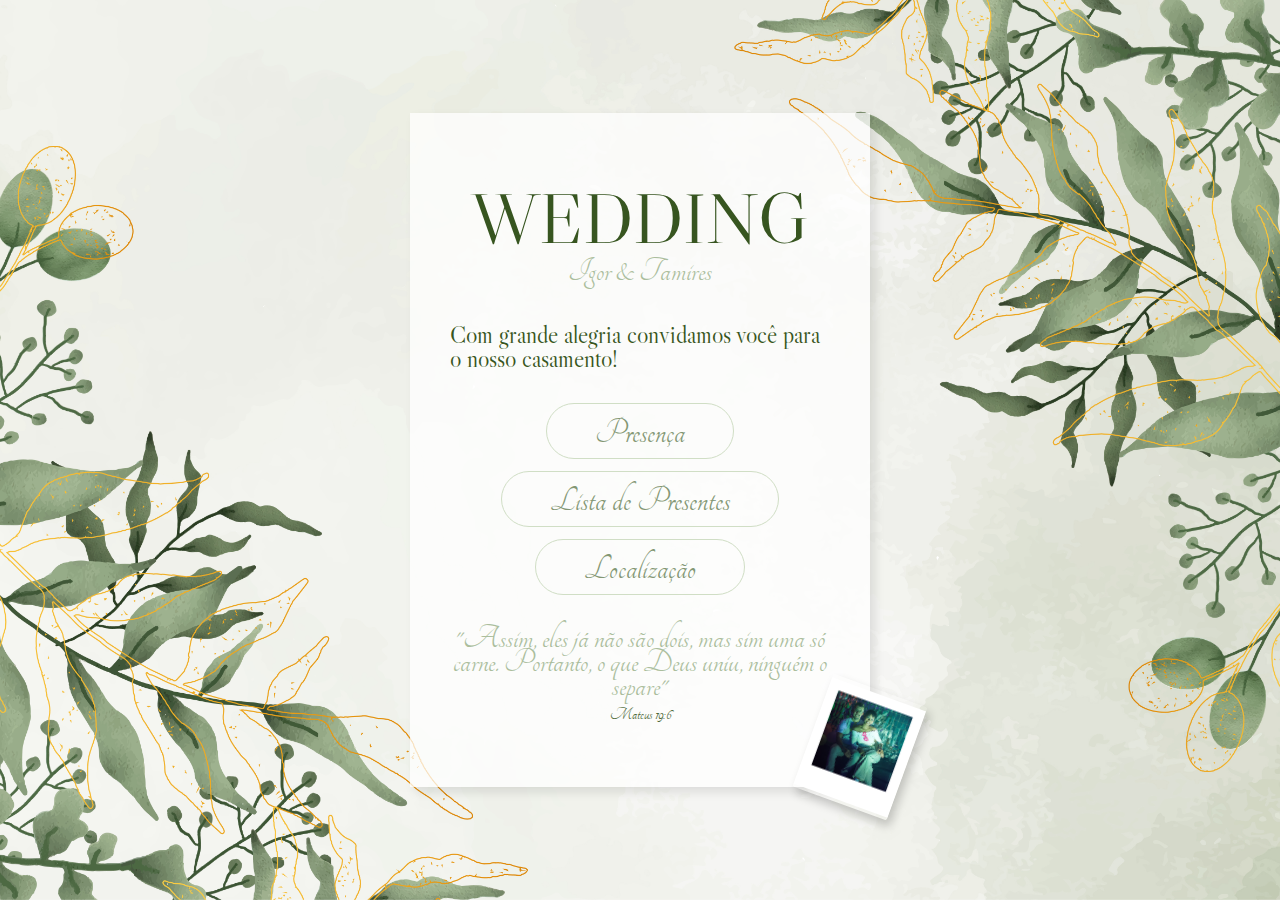
<file: index.html>
<!DOCTYPE html>
<html lang="pt-br">
  <head>
    <meta charset="UTF-8" />
    <meta name="viewport" content="width=device-width, initial-scale=1.0" />
    <title>IT Casamento</title>
    <link rel="stylesheet" href="index.css" />
  </head>
  <body class="index">
    <div class="container">
      <div class="header">
        <h1>WEDDING</h1>
        <h2>Igor & Tamires</h2>
      </div>
      <div class="content">
        <p>Com grande alegria convidamos você para o nosso casamento!</p>
      </div>
      <div class="buttons">
        <a href="presenca.html" class="btn">Presença</a>
        <a href="presentes.html" class="btn">Lista de Presentes</a>
        <a href="local.html" class="btn">Localização</a>
      </div>
      <h2 class="footer">
        "Assim, eles já não são dois, mas sim uma só carne. Portanto, o que
        Deus uniu, ninguém o separe"<br />
        <span>Mateus 19:6</span>
      </h2>
    </div>
  </body>
</html>
</file>
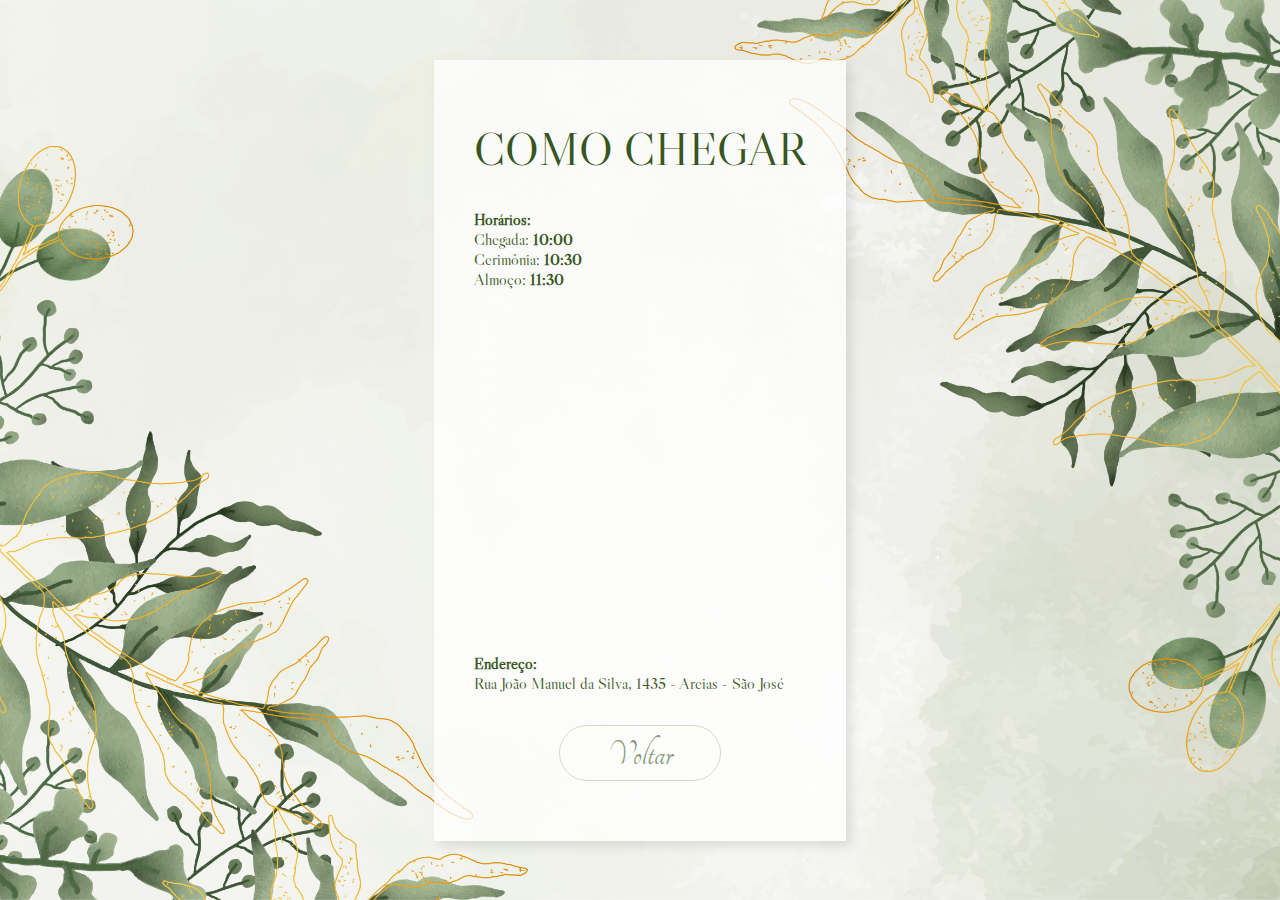
<file: local.html>
<!DOCTYPE html>
<html lang="pt-br">
  <head>
    <meta charset="UTF-8" />
    <meta name="viewport" content="width=device-width, initial-scale=1.0" />
    <title>IT Casamento - Localiação</title>
    <link rel="stylesheet" href="index.css" />
  </head>
  <body class="local">
    <div class="container">
      <div class="header">
        <h1>COMO CHEGAR</h1>
      </div>
      <div class="content">
        <p><strong>Horários:</strong></p>
        <p>Chegada: <strong>10:00</strong></p>
        <p>Cerimônia: <strong>10:30</strong></p>
        <p>Almoço: <strong>11:30</strong></p>
      </div>
      <iframe
        src="https://www.google.com/maps/embed?pb=!1m18!1m12!1m3!1d884.3129312701628!2d-48.62948302424033!3d-27.55469710570903!2m3!1f0!2f0!3f0!3m2!1i1024!2i768!4f13.1!3m3!1m2!1s0x9527497099fe8255%3A0x565ae54a0ccd272b!2sR.%20Jo%C3%A3o%20Manuel%20da%20Silva%2C%201435%20-%20Areias%2C%20S%C3%A3o%20Jos%C3%A9%20-%20SC%2C%2088113-760!5e0!3m2!1spt-BR!2sbr!4v1718928351840!5m2!1spt-BR!2sbr"
        style="border: 0"
        allowfullscreen=""
        loading="lazy"
        referrerpolicy="no-referrer-when-downgrade"
      ></iframe>
      <div class="content">
        <p><strong>Endereço:</strong></p>
        <p>Rua João Manuel da Silva, 1435 - Areias - São José</p>
      </div>
      <a href="index.html" class="btn">Voltar</a>
    </div>
  </body>
</html>
</file>
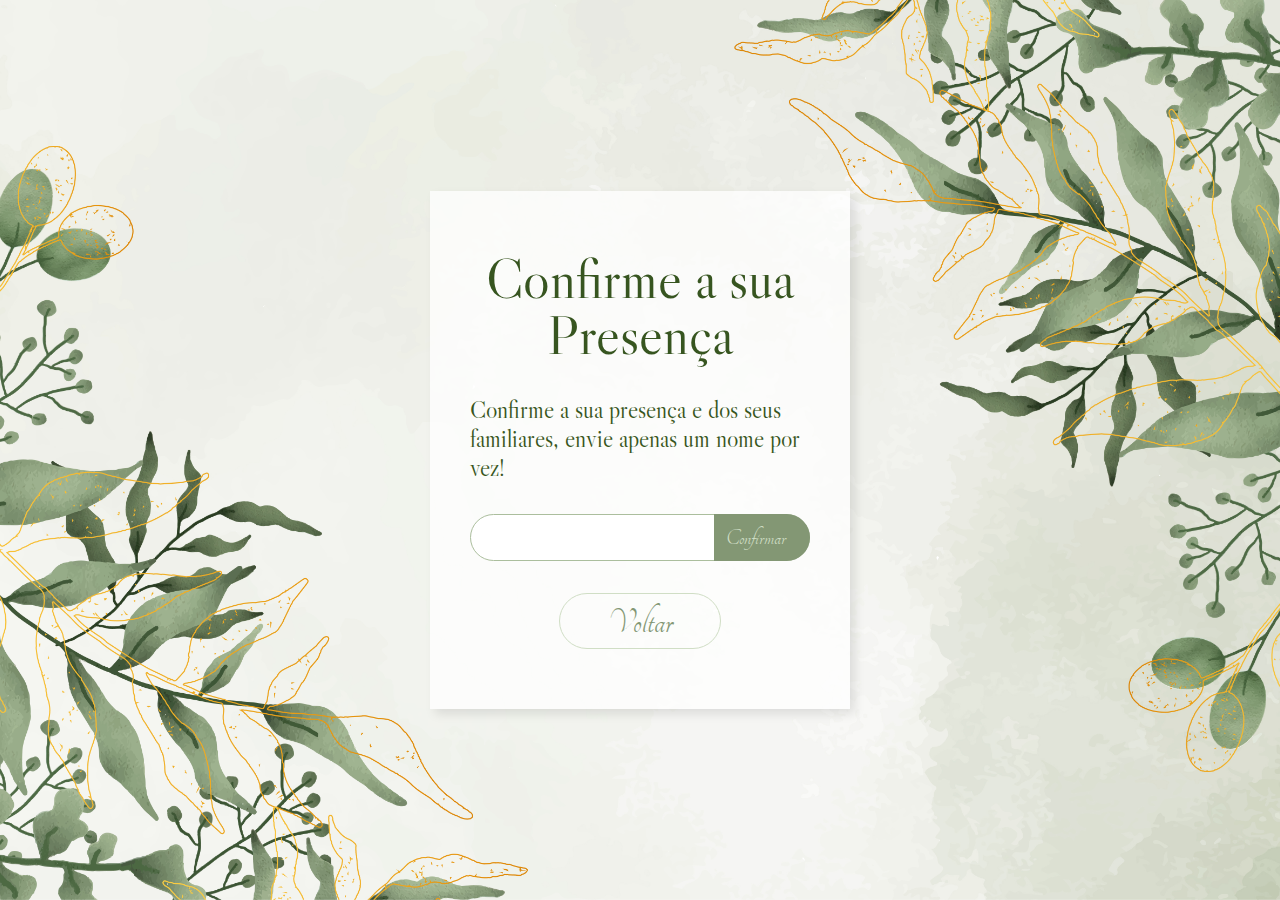
<file: presenca.html>
<!DOCTYPE html>
<html lang="pt-br">
  <head>
    <meta charset="UTF-8" />
    <meta name="viewport" content="width=device-width, initial-scale=1.0" />
    <title>IT Casamento - Presença</title>
    <link rel="stylesheet" href="index.css" />
  </head>
  <body class="presenca">
    <div class="container">
      <div class="header">
        <h1>Confirme a sua Presença</h1>
      </div>
      <div class="content">
        <p>
          Confirme a sua presença e dos seus familiares, envie apenas um nome
          por vez!
        </p>
      </div>
      <form action="https://formsubmit.co/igor.frankz@gmail.com" method="POST">
        <input
          type="hidden"
          name="_next"
          value="http://127.0.0.1:5500/itcasamento/index.html"
        />
        <input type="hidden" name="_captcha" value="false" />
        <label for="name"></label>
        <input type="text" name="name" required />
        <button type="submit">Confirmar</button>
      </form>
      <a href="index.html" class="btn">Voltar</a>
    </div>
  </body>
</html>
</file>
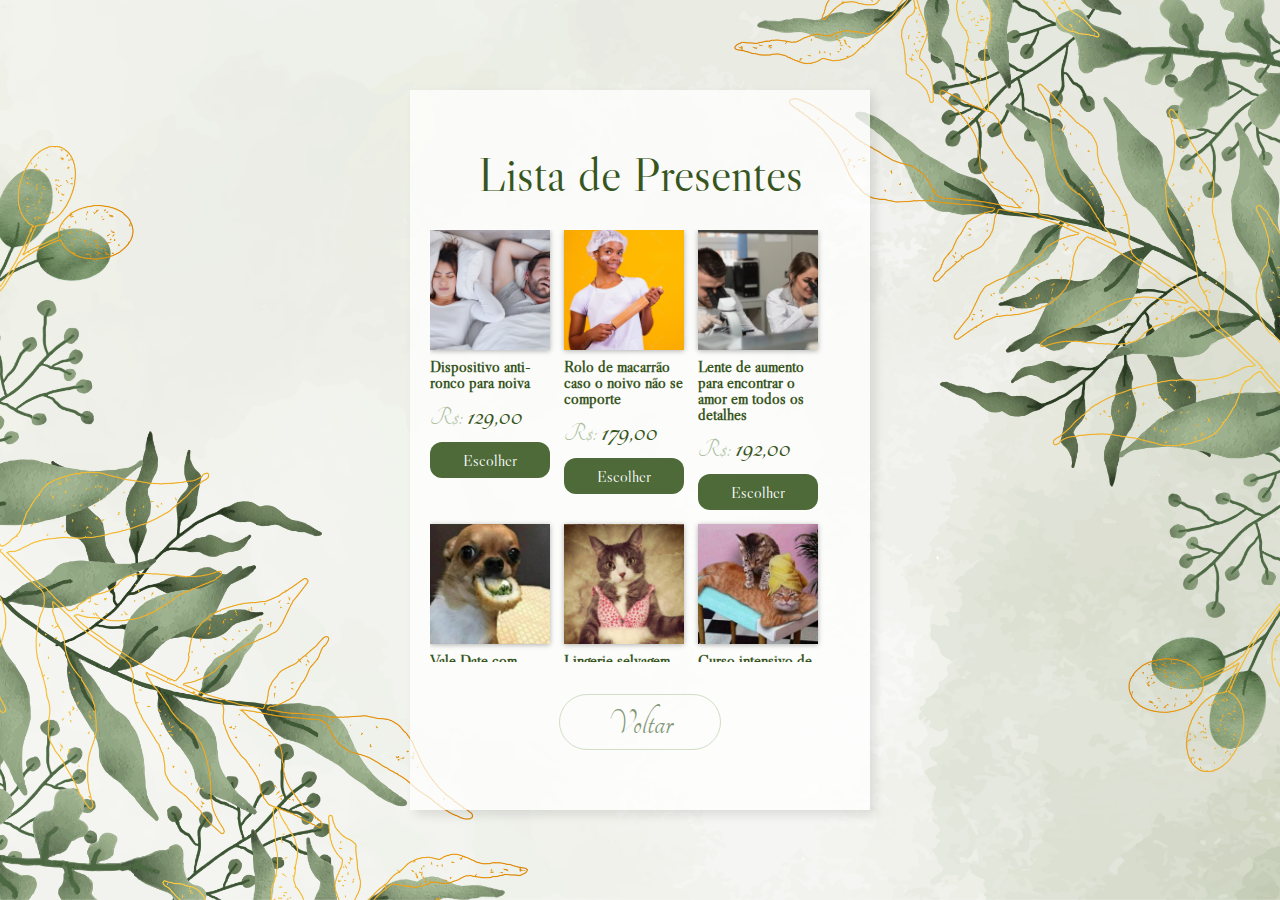
<file: presentes.html>
<!DOCTYPE html>
<html lang="pt-br">
  <head>
    <meta charset="UTF-8" />
    <meta name="viewport" content="width=device-width, initial-scale=1.0" />
    <title>IT Casamento - Presentes</title>
    <script src="./jquery-3.6.1.min.js"></script>
    <link rel="stylesheet" href="index.css" />
  </head>
  <body class="presentes">
    <div class="container">
      <div class="header">
        <h1>Lista de Presentes</h1>
      </div>
      <div class="itens">
        <div class="scroll-itens">
          <div class="box">
            <img src="./imgs/img-01.png" class="presenteImg" alt="" />
            <h2 class="box-title">Dispositivo anti-ronco para noiva</h2>
            <h4 class="box-value">
              R$: <strong><span class="value">129</span>,00</strong>
            </h4>
            <button class="choice">Escolher</button>
          </div>
          <div class="box">
            <img src="./imgs/img-02.png" class="presenteImg" alt="" />
            <h2 class="box-title">Rolo de macarrão caso o noivo não se comporte</h2>
            <h4>R$: <strong><span class="value">179</span>,00</strong></h4>
            <button class="choice">Escolher</button>
          </div>
          <div class="box">
            <img src="./imgs/img-03.png" class="presenteImg" alt="" />
            <h2 class="box-title">Lente de aumento para encontrar o amor em todos os detalhes</h2>
            <h4>R$: <strong><span class="value">192</span>,00</strong></h4>
            <button class="choice">Escolher</button>
          </div>
          <div class="box">
            <img src="./imgs/img-04.png" class="presenteImg" alt="" />
            <h2 class="box-title">Vale Date com Sushi para noiva</h2>
            <h4 class="box-value">
              R$: <strong><span class="value">269</span>,00</strong>
            </h4>
            <button class="choice">Escolher</button>
          </div>
          <div class="box">
            <img src="./imgs/img-05.png" class="presenteImg" alt="" />
            <h2 class="box-title">Lingerie selvagem para noite de núpcias</h2>
            <h4 class="box-value">
              R$: <strong><span class="value">279</span>,00</strong>
            </h4>
            <button class="choice">Escolher</button>
          </div>
          <div class="box">
            <img src="./imgs/img-06.png" class="presenteImg" alt="" />
            <h2 class="box-title">Curso intensivo de massagem nas costas para o noivo fazer na noiva</h2>
            <h4 class="box-value">
              R$: <strong><span class="value">289</span>,00</strong>
            </h4>
            <button class="choice">Escolher</button>
          </div>
          <div class="box">
            <img src="./imgs/img-07.png" class="presenteImg" alt="" />
            <h2 class="box-title">Cobertor para a noiva estar sempre coberta da razão</h2>
            <h4 class="box-value">
              R$: <strong><span class="value">342</span>,00</strong>
            </h4>
            <button class="choice">Escolher</button>
          </div>
          <div class="box">
            <img src="./imgs/img-08.png" class="presenteImg" alt="" />
            <h2 class="box-title">Alexa para o noivo ter em quem mandar</h2>
            <h4 class="box-value">
              R$: <strong><span class="value">386</span>,00</strong>
            </h4>
            <button class="choice">Escolher</button>
          </div>
          <div class="box">
            <img src="./imgs/img-09.png" class="presenteImg" alt="" />
            <h2 class="box-title">Plano de seguro contra roubo de cobertor</h2>
            <h4 class="box-value">
              R$: <strong><span class="value">399</span>,00</strong>
            </h4>
            <button class="choice">Escolher</button>
          </div>
          <div class="box">
            <img src="./imgs/img-10.png" class="presenteImg" alt="" />
            <h2 class="box-title">Par de pantufas chave para casal</h2>
            <h4 class="box-value">
              R$: <strong><span class="value">429</span>,00</strong>
            </h4>
            <button class="choice">Escolher</button>
          </div>
          <div class="box">
            <img src="./imgs/img-11.png" class="presenteImg" alt="" />
            <h2 class="box-title">Capacete contra o rolo de macarrão para o noivo</h2>
            <h4 class="box-value">
              R$: <strong><span class="value">439</span>,00</strong>
            </h4>
            <button class="choice">Escolher</button>
          </div>
          <div class="box">
            <img src="./imgs/img-12.png" class="presenteImg" alt="" />
            <h2 class="box-title">Cobertor para o noivo estar sempre coberto da razão</h2>
            <h4 class="box-value">
              R$: <strong><span class="value">499</span>,00</strong>
            </h4>
            <button class="choice">Escolher</button>
          </div>
          <div class="box">
            <img src="./imgs/img-13.png" class="presenteImg" alt="" />
            <h2 class="box-title">Conjuto de panelas que não queimam a comida</h2>
            <h4 class="box-value">
              R$: <strong><span class="value">529</span>,00</strong>
            </h4>
            <button class="choice">Escolher</button>
          </div>
          <div class="box">
            <img src="./imgs/img-14.png" class="presenteImg" alt="" />
            <h2 class="box-title">20kg's de carne para churrasco</h2>
            <h4 class="box-value">
              R$: <strong><span class="value">540</span>,00</strong>
            </h4>
            <button class="choice">Escolher</button>
          </div>
          <div class="box">
            <img src="./imgs/img-15.png" class="presenteImg" alt="" />
            <h2 class="box-title">Terno pentecostal para o Noivo</h2>
            <h4 class="box-value">
              R$: <strong><span class="value">556</span>,00</strong>
            </h4>
            <button class="choice">Escolher</button>
          </div>
          <div class="box">
            <img src="./imgs/img-16.png" class="presenteImg" alt="" />
            <h2 class="box-title">Pipoqueira Retro</h2>
            <h4 class="box-value">
              R$: <strong><span class="value">629</span>,00</strong>
            </h4>
            <button class="choice">Escolher</button>
          </div>
          <div class="box">
            <img src="./imgs/img-17.png" class="presenteImg" alt="" />
            <h2 class="box-title">Instalação do ar-condicionado para o verão</h2>
            <h4 class="box-value">
              R$: <strong><span class="value">650</span>,00</strong>
            </h4>
            <button class="choice">Escolher</button>
          </div>
          <div class="box">
            <img src="./imgs/img-18.png" class="presenteImg" alt="" />
            <h2 class="box-title">Vale 700 reais em planta para a noiva gastar</h2>
            <h4 class="box-value">
              R$: <strong><span class="value">700</span>,00</strong>
            </h4>
            <button class="choice">Escolher</button>
          </div>
          <div class="box">
            <img src="./imgs/img-19.png" class="presenteImg" alt="" />
            <h2 class="box-title">7 Meses de creme para a varoa cacheada</h2>
            <h4 class="box-value">
              R$: <strong><span class="value">738</span>,00</strong>
            </h4>
            <button class="choice">Escolher</button>
          </div>
          <div class="box">
            <img src="./imgs/img-20.png" class="presenteImg" alt="" />
            <h2 class="box-title">Capacete que não amaça o cabelo da mulher</h2>
            <h4 class="box-value">
              R$: <strong><span class="value">819</span>,00</strong>
            </h4>
            <button class="choice">Escolher</button>
          </div>
          <div class="box">
            <img src="./imgs/img-21.png" class="presenteImg" alt="" />
            <h2 class="box-title">Banquete para lua de mel</h2>
            <h4 class="box-value">
              R$: <strong><span class="value">859</span>,00</strong>
            </h4>
            <button class="choice">Escolher</button>
          </div>
          <div class="box">
            <img src="./imgs/img-22.png" class="presenteImg" alt="" />
            <h2 class="box-title">Seja o primeiro a jantar na nossa casa nova</h2>
            <h4 class="box-value">
              R$: <strong><span class="value">929</span>,00</strong>
            </h4>
            <button class="choice">Escolher</button>
          </div>
          <div class="box">
            <img src="./imgs/img-23.png" class="presenteImg" alt="" />
            <h2 class="box-title">Rancho primeiro mês de casados</h2>
            <h4 class="box-value">
              R$: <strong><span class="value">1150</span>,00</strong>
            </h4>
            <button class="choice">Escolher</button>
          </div>
          <div class="box">
            <img src="./imgs/img-24.png" class="presenteImg" alt="" />
            <h2 class="box-title">Robô aspirador de pó faxineiro</h2>
            <h4 class="box-value">
              R$: <strong><span class="value">1299</span>,00</strong>
            </h4>
            <button class="choice">Escolher</button>
          </div>
          <div class="box">
            <img src="./imgs/img-25.png" class="presenteImg" alt="" />
            <h2 class="box-title">Suplementação anual para o casal</h2>
            <h4 class="box-value">
              R$: <strong><span class="value">1548</span>,00</strong>
            </h4>
            <button class="choice">Escolher</button>
          </div>
          <div class="box">
            <img src="./imgs/img-26.png" class="presenteImg" alt="" />
            <h2 class="box-title">Mais 7 dias de lua de mel</h2>
            <h4 class="box-value">
              R$: <strong><span class="value">1659</span>,00</strong>
            </h4>
            <button class="choice">Escolher</button>
          </div>
          <div class="box">
            <img src="./imgs/img-27.png" class="presenteImg" alt="" />
            <h2 class="box-title">Habilitação para noiva</h2>
            <h4 class="box-value">
              R$: <strong><span class="value">2099</span>,00</strong>
            </h4>
            <button class="choice">Escolher</button>
          </div>
          <div class="box">
            <img src="./imgs/img-28.png" class="presenteImg" alt="" />
            <h2 class="box-title">Auxiliar de cozinha para evitar brigas</h2>
            <h4 class="box-value">
              R$: <strong><span class="value">2306</span>,00</strong>
            </h4>
            <button class="choice">Escolher</button>
          </div>
          <div class="box">
            <img src="./imgs/img-29.png" class="presenteImg" alt="" />
            <h2 class="box-title">1 Ano de academia para o casal</h2>
            <h4 class="box-value">
              R$: <strong><span class="value">3096</span>,00</strong>
            </h4>
            <button class="choice">Escolher</button>
          </div>
          <div class="box">
            <img src="./imgs/img-30.png" class="presenteImg" alt="" />
            <h2 class="box-title">6 Meses de aluguel para não morar embaixo da ponte</h2>
            <h4 class="box-value">
              R$: <strong><span class="value">5400</span>,00</strong>
            </h4>
            <button class="choice">Escolher</button>
          </div>
        </div>
      </div>
      <a href="index.html" class="btn">Voltar</a>
    </div>
    <script src="presentes.js"></script>
  </body>
</html>
</file>
<file: index.css>
@import url("https://fonts.googleapis.com/css2?family=Tangerine:wght@400;700&display=swap");
@import url("https://fonts.googleapis.com/css2?family=Forum&family=Libre+Caslon+Display&family=Tangerine:wght@400;700&display=swap");

:root {
  --c1: #375520;
  --c2: #4e6a39;
  --c3: #839774;
  --c4: #abbe9d;
  --c5: #d0dec5;
  --b1: #000000;
  --w1: #ffffff;
}

/* Geral  */

* {
  padding: 0;
  margin: 0;
  box-sizing: border-box;
  transition: all 0.3s;
}

/* INDEX */

.index {
  background: url(./imgs/bkg-01.jpg) no-repeat center center / cover;
  display: flex;
  align-items: center;
  justify-content: center;
  height: 100vh;
}

.index .container {
  max-width: 460px;
  display: flex;
  flex-direction: column;
  align-items: center;
  justify-content: center;
  gap: 32px;
  background: rgba(255, 255, 255, 0.75);
  padding: 60px 40px;
  position: relative;
  box-shadow: 5px 5px 10px rgba(0, 0, 0, 0.1);
}

.index .container::after {
  content: '';
  background: url(./imgs/polaroid.png) no-repeat center center;
  background-size: contain;
  width: 100px;
  height: 120px;
  position: absolute;
  right: -40px;
  bottom: -20px;
  box-shadow: 5px 5px 10px rgba(0, 0, 0, 0.2);
  border-radius: 2px;
  transform: rotate(20deg);
}

.index .container .header {
  display: flex;
  align-items: center;
  justify-content: center;
  flex-direction: column;
}

.index .container .header h1 {
  font-family: "Libre Caslon Display", serif;
  font-weight: 400;
  font-style: normal;
  font-size: 72px;
  margin-bottom: -10px;
  color: var(--c1);
}

.index .container h2 {
  font-size: 36px;
  color: var(--c4);
  font-family: "Tangerine", cursive;
  font-weight: 400;
  font-style: normal;
}

.index .content {
  display: flex;
  align-items: center;
  justify-content: center;
  flex-direction: column;
}

.index .content p {
  font-size: 24px;
  line-height: 1;
  font-family: "Libre Caslon Display", serif;
  font-weight: 400;
  font-style: normal;
  color: var(--c1);
}

.index .footer {
  font-size: 22px;
  text-align: center;
  line-height: 24px;
}

.index .footer span {
  font-size: 18px;
  color: var(--c2);
}
.index .buttons {
  display: flex;
  align-items: center;
  justify-content: center;
  flex-direction: column;
  gap: 12px;
}

.index .btn {
  text-decoration: none;
  font-size: 38px;
  padding: 8px 48px 4px 48px;
  color: white;
  cursor: pointer;
  color: var(--c3);
  font-family: "Tangerine", cursive;
  font-weight: 400;
  font-style: normal;
  border: 1px solid var(--c5);
  border-radius: 40px;
}

.index .btn:hover {
  color: var(--c2);
  border: 1px solid var(--c4);
}

/* PRESENÇA */

.presenca {
  background: url(./imgs/bkg-01.jpg) no-repeat center center / cover;
  display: flex;
  align-items: center;
  justify-content: center;
  height: 100vh;
}

.presenca .container {
  display: flex;
  flex-direction: column;
  align-items: center;
  justify-content: center;
  max-width: 420px;
  gap: 32px;
  background: rgba(255, 255, 255, 0.75);
  padding: 60px 40px;
  position: relative;
  box-shadow: 5px 5px 10px rgba(0, 0, 0, 0.1);
}

.presenca .container .header h1 {
  font-family: "Libre Caslon Display", serif;
  font-weight: 400;
  font-style: normal;
  font-size: 56px;
  color: var(--c1);
  text-align: center;
  line-height: 56px;
}

.presenca .container .content p {
  font-size: 24px;
  font-family: "Libre Caslon Display", serif;
  font-weight: 400;
  font-style: normal;
  color: var(--c1);
}

.presenca form {
  width: 100%;
  position: relative;
}

.presenca input {
  font-size: 24px;
  width: 100%;
  padding: 8px 24px;
  border: 1px solid var(--c4);
  border-radius: 30px;
  font-family: "Libre Caslon Display", serif;
  font-weight: 400;
  font-style: normal;
  color: var(--c1);
}

.presenca form button {
  position: absolute;
  right: 0px;
  height: 100%;
  font-size: 24px;
  font-family: "Tangerine", cursive;
  font-weight: 400;
  font-style: normal;
  background: var(--c3);
  color: var(--c5);
  padding: 0px 24px 0px 12px;
  border-radius: 0px 30px 30px 0px;
  cursor: pointer;
  border: none;
}

.presenca form button:hover {
  color: var(--b1);
  /* background: var(--c2); */
}

.presenca .btn {
  text-decoration: none;
  font-size: 38px;
  padding: 8px 48px 4px 48px;
  color: white;
  cursor: pointer;
  color: var(--c3);
  font-family: "Tangerine", cursive;
  font-weight: 400;
  font-style: normal;
  border: 1px solid var(--c5);
  border-radius: 40px;
}

.presenca .btn:hover {
  color: var(--c2);
  border: 1px solid var(--c4);
}

/* PRESENTES */

.presentes {
  background: url(./imgs/bkg-01.jpg) no-repeat center center / cover;
  display: flex;
  align-items: center;
  justify-content: center;
  min-height: 100vh;
}

.presentes .container {
  display: flex;
  flex-direction: column;
  align-items: center;
  justify-content: center;
  max-width: 460px;
  height: 80vh;
  gap: 32px;
  background: rgba(255, 255, 255, 0.75);
  padding: 60px 20px;
  position: relative;
  box-shadow: 5px 5px 10px rgba(0, 0, 0, 0.1);
}

.presentes .container .header h1 {
  font-family: "Libre Caslon Display", serif;
  font-weight: 400;
  font-style: normal;
  font-size: 48px;
  color: var(--c1);
  text-align: center;
  line-height: 1;
}

.presentes .container .itens {
  overflow-y: scroll;
}

.presentes .container .itens::-webkit-scrollbar {
  background: var(--c5);
  border-radius: 10px;
  width: 16px;
}

.presentes .container .itens::-webkit-scrollbar-thumb {
  background: var(--c1);
  border: 2px solid var(--c5);
  border-radius: 10px;
}

.presentes .container .itens .scroll-itens {
  display: flex;
  flex-direction: row;
  align-items: flex-start;
  /* justify-content: space-between; */
  gap: 14px;
  flex-wrap: wrap;
}

.presentes .container .itens .box {
  width: 120px;
  display: flex;
  gap: 8px;
  flex-direction: column;
}

.presentes .container .itens .box .presenteImg {
  width: 100%;
  box-shadow: 0px 1px 5px rgba(0, 0, 0, 0.3);
}

.presentes .container .itens .box h2 {
  font-family: "Libre Caslon Display", serif;
  font-size: 16px;
  line-height: 16px;
  color: var(--c1);
}

.presentes .container .itens .box h4 {
  font-size: 26px;
  color: var(--c4);
  font-family: "Tangerine", cursive;
  font-weight: 400;
  font-style: normal;
}

.presentes .container .itens .box strong {
  color: var(--c1);
  font-size: 32px;
}

.presentes .container .itens .box .choice {
  font-family: "Libre Caslon Display", serif;
  font-size: 16px;
  text-decoration: none;
  background: var(--c2);
  color: var(--w1);
  border: none;
  padding: 8px 12px;
  border-radius: 12px;
  cursor: pointer;
}

.presentes .container .itens .box .choice:hover {
  background: var(--c1);
  /* color: var(--c5); */
}

.modal {
  width: 100vw;
  height: 100vh;
  background: rgba(0, 0, 0, 0.2);
  position: absolute;
  display: flex;
  align-items: center;
  justify-content: center;
  padding: 20px 0px;
}

.containerModal {
  max-width: 200px;
  width: 100%;
  height: auto;
  background: var(--c5);
  display: flex;
  align-content: center;
  justify-content: center;
  flex-direction: column;
  gap: 12px;
  padding: 20px 20px;
}

.modal .containerModal img {
  width: 100%;
  margin: auto;
  box-shadow: 0px 1px 5px rgba(0, 0, 0, 0.3);
}

.modal .containerModal h1 {
  font-family: "Libre Caslon Display", serif;
  font-size: 16px;
  line-height: 16px;
  color: var(--c1);
  text-align: center;
}

.modal .containerModal h4 {
  font-size: 48px;
  color: var(--b1);
  font-family: "Tangerine", cursive;
  font-weight: 400;
  font-style: normal;
  text-align: center;
}

.modal .containerModal p {
  font-family: "Libre Caslon Display", serif;
  font-size: 16px;
  line-height: .8;
  color: var(--c1);
  text-align: center;
}

.modal .containerModal .copyButton {
  font-family: "Libre Caslon Display", serif;
  font-size: 16px;
  text-decoration: none;
  background: var(--c2);
  color: var(--w1);
  border: none;
  padding: 8px 12px;
  border-radius: 12px;
  cursor: pointer;
}

.presentes .container .itens .box .choice:hover {
  background: var(--c1);
  /* color: var(--c5); */
}

.closeModal {
  color: var(--b1);
  background: var(--c5);
  position: fixed;
  top: 20px;
  right: 20px;
  font-family: "Libre Caslon Display", serif;
  padding: 10px 13px;
  border-radius: 50%;
  border: 1px solid var(--c1);
  cursor: pointer;
}

.closeModal:hover {
  color: var(--w1);
  background: var(--c2);
}

.presentes .btn {
  text-decoration: none;
  font-size: 38px;
  padding: 8px 48px 4px 48px;
  color: white;
  cursor: pointer;
  color: var(--c3);
  font-family: "Tangerine", cursive;
  font-weight: 400;
  font-style: normal;
  border: 1px solid var(--c5);
  border-radius: 40px;
}

.presentes .btn:hover {
  color: var(--c2);
  border: 1px solid var(--c4);
}

/* Localização */

.local {
  background: url(./imgs/bkg-01.jpg) no-repeat center center / cover;
  display: flex;
  align-items: center;
  justify-content: center;
  height: 100vh;
}

.local .container {
  display: flex;
  flex-direction: column;
  align-items: center;
  justify-content: center;
  max-width: 460px;
  gap: 32px;
  background: rgba(255, 255, 255, 0.75);
  padding: 60px 40px;
  position: relative;
  box-shadow: 5px 5px 10px rgba(0, 0, 0, 0.1);
}

.local .container .header h1 {
  font-family: "Libre Caslon Display", serif;
  font-weight: 400;
  font-style: normal;
  font-size: 46px;
  color: var(--c1);
}

.local .container .content p {
  font-size: 16px;
  font-family: "Libre Caslon Display", serif;
  font-weight: 400;
  font-style: normal;
  color: var(--c1);
}

.local .container iframe {
  width: 100%;
  height: 300px;
}

.local .content {
  width: 100%;
}

.local .btn {
  text-decoration: none;
  font-size: 38px;
  padding: 8px 48px 4px 48px;
  color: white;
  cursor: pointer;
  color: var(--c3);
  font-family: "Tangerine", cursive;
  font-weight: 400;
  font-style: normal;
  border: 1px solid var(--c5);
  border-radius: 40px;
}

.local .btn:hover {
  color: var(--c2);
  border: 1px solid var(--c4);
}

@media (max-width: 580px) {
  .index {
    padding: 0px 20px;
  }

  .container {
    padding: 60px 30px !important;
  }

  .index .container::after {
    content: '';
    background: url(./imgs/polaroid.png) no-repeat center center;
    background-size: contain;
    width: 60px;
    height: 70px;
    position: absolute;
    left: 90%;
    top: 0px;
    right: unset;
    bottom: unset;
    box-shadow: 5px 5px 10px rgba(0, 0, 0, 0.2);
    border-radius: 2px;
    transform: rotate(20deg) translate(-50%);
  }

  .index .container .header h1 {
    font-size: 56px;
    margin-bottom: -10px;
  }

  .index .container .header h2 {
    font-size: 28px;
  }

  .index .content p {
    font-size: 18px;
    line-height: 1;
  }

  .index .footer {
    font-size: 18px !important;
    line-height: 1;
  }

  .index .btn {
    font-size: 28px;
  }

  .presenca {
    padding: 0px 20px;
  }

  .presenca .container {
    padding: 60px 40px;
  }

  .presenca .container .header h1 {
    font-size: 28px;
    line-height: 1;
  }

  .presenca .container .content p {
    font-size: 18px;
    line-height: 1;
  }

  .presenca .btn {
    font-size: 28px;
  }

  .presentes {
    padding: 60px 20px;
    height: auto;
  }

  .presentes .container {
    padding: 20px;
    /* width: 300px; */
  }


  .presentes .container .itens .scroll-itens {
    justify-content: center;
  }
  .local {
    padding: 60px 20px;
    height: auto;
  }

  .local .container {
    padding: 60px 20px;
  }
}
</file>
